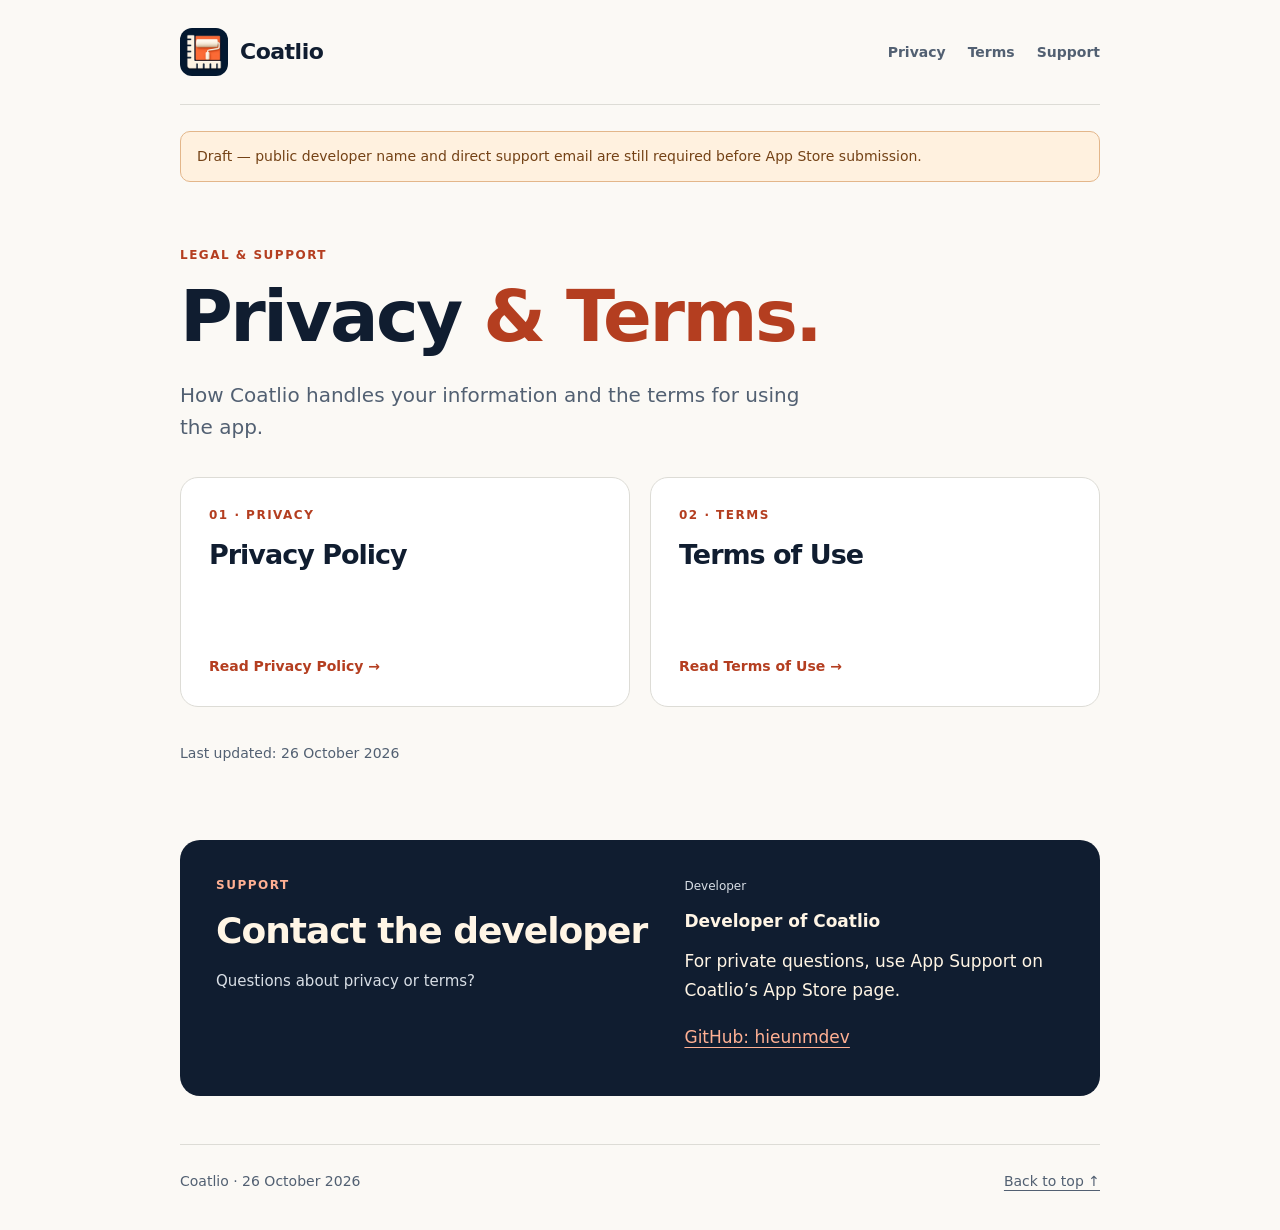
<file: index.html>
<!doctype html>
<html lang="en">
<head>
  <meta charset="utf-8"><meta name="viewport" content="width=device-width, initial-scale=1">
  <meta name="description" content="Coatlio privacy policy, terms of use and support."><meta name="theme-color" content="#101d30">
  <title>Privacy &amp; Terms — Coatlio</title><link rel="icon" href="icon.png" type="image/png"><link rel="stylesheet" href="styles.css">
</head>
<body>
  <a class="skip-link" href="#main">Skip to content</a>
  <header class="site-header wrap">
    <a class="brand" href="./"><img src="icon.png" width="48" height="48" alt=""><span>Coatlio</span></a>
    <nav aria-label="Page navigation"><a href="privacy.html">Privacy</a><a href="terms.html">Terms</a><a href="#support">Support</a></nav>
  </header>
  <main id="main" class="wrap"><aside class="draft-notice" role="note">Draft — public developer name and direct support email are still required before App Store submission.</aside><section class="hero" aria-labelledby="page-title"><p class="eyebrow">LEGAL &amp; SUPPORT</p>
  <h1 id="page-title">Privacy <span>&amp; Terms.</span></h1>
  <p class="lead">How Coatlio handles your information and the terms for using the app.</p>
  <div class="document-links"><a class="document-card" href="privacy.html"><span class="eyebrow">01 · PRIVACY</span><h2>Privacy Policy</h2><span>Read Privacy Policy →</span></a>
  <a class="document-card" href="terms.html"><span class="eyebrow">02 · TERMS</span><h2>Terms of Use</h2><span>Read Terms of Use →</span></a></div>
  <p class="updated">Last updated: <time datetime="2026-10-26">26 October 2026</time></p></section><section id="support" class="support-card" aria-labelledby="support-title">
      <div><p class="eyebrow">SUPPORT</p><h2 id="support-title">Contact the developer</h2>
      <p>Questions about privacy or terms?</p></div>
      <address><span class="contact-label">Developer</span><strong>Developer of Coatlio</strong><span>For private questions, use App Support on Coatlio’s App Store page.</span><a class="contact-email" href="https://github.com/hieunmdev">GitHub: hieunmdev</a></address>
    </section></main>
  <footer class="site-footer wrap"><span>Coatlio · <time datetime="2026-10-26">26 October 2026</time></span><a href="#main">Back to top ↑</a></footer>
</body>
</html>
</file>
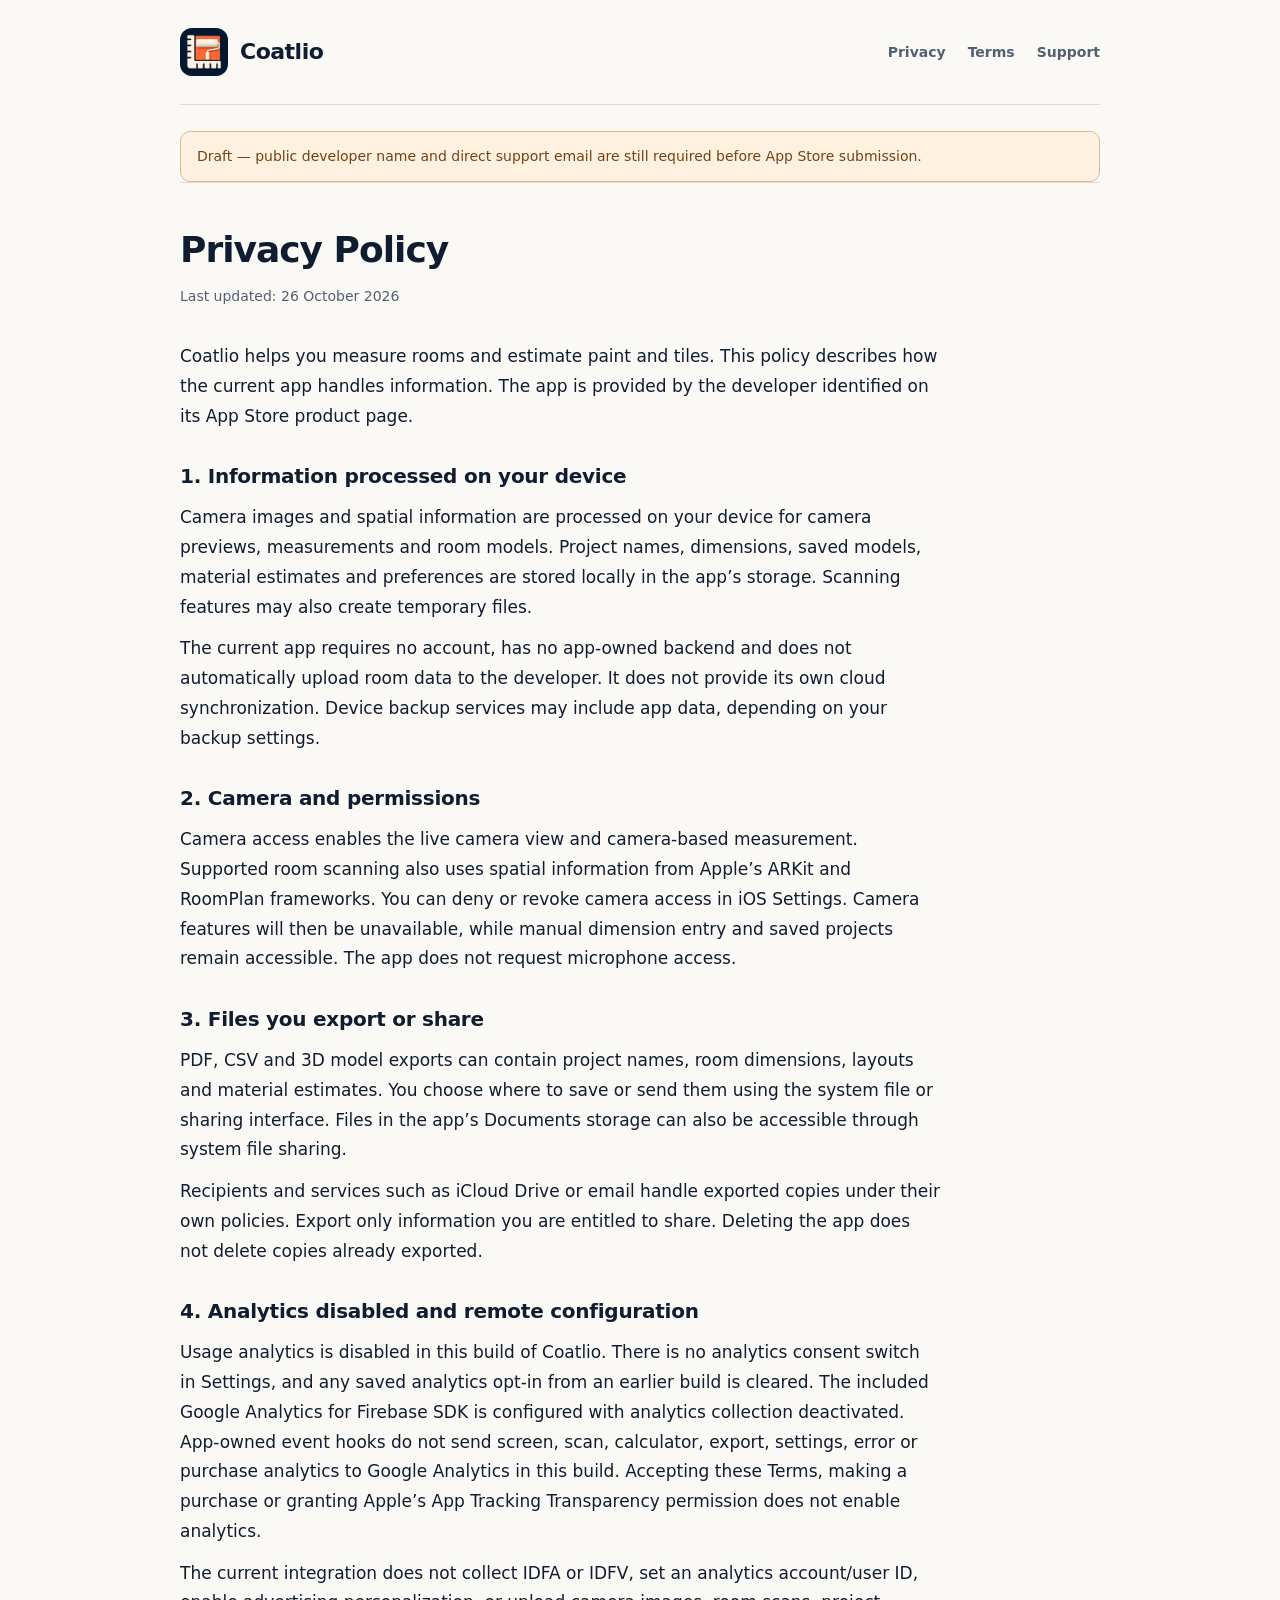
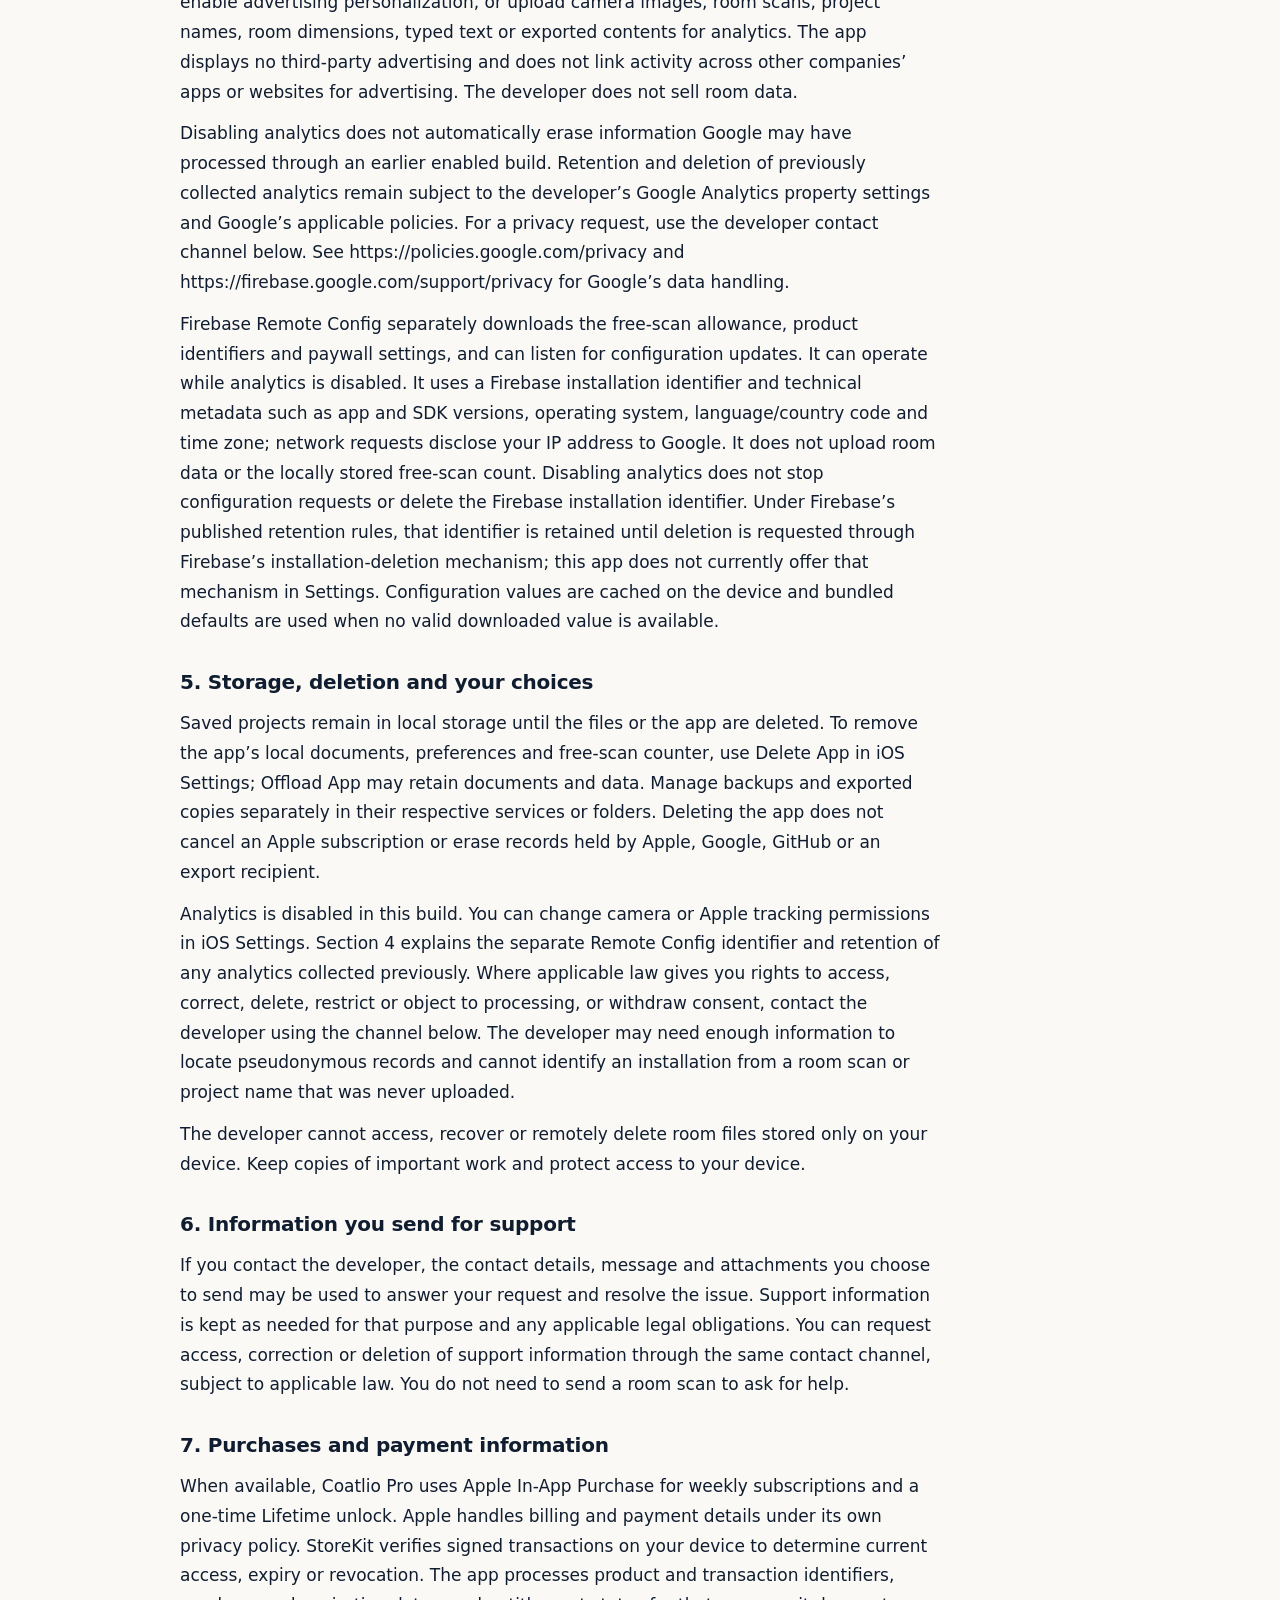
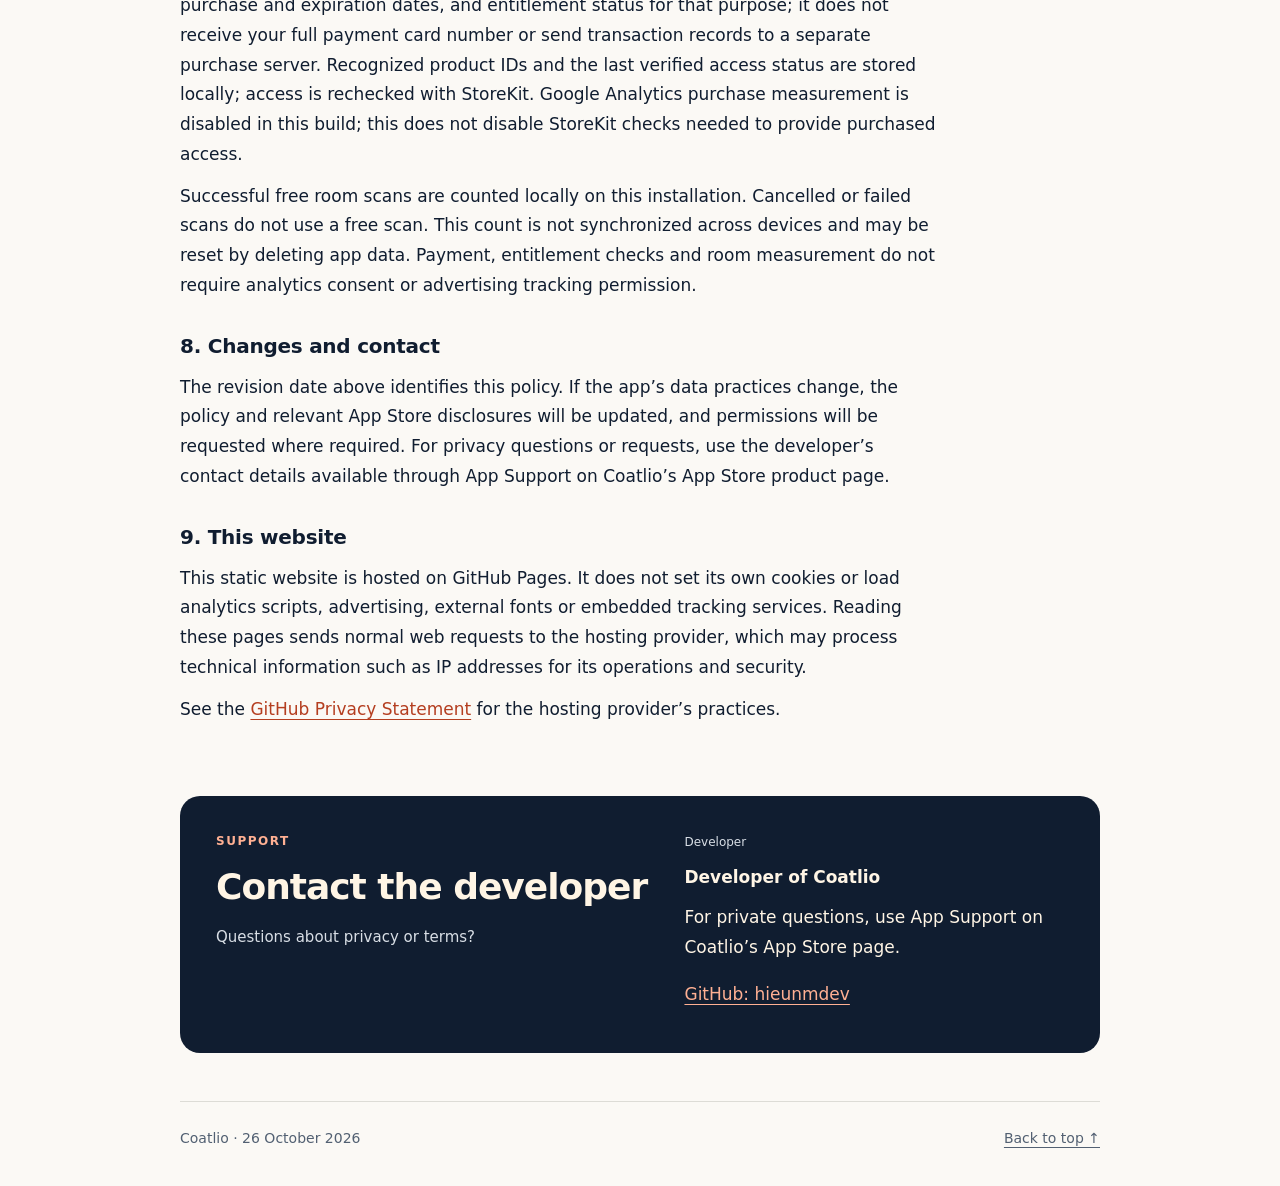
<file: privacy.html>
<!doctype html>
<html lang="en">
<head>
  <meta charset="utf-8"><meta name="viewport" content="width=device-width, initial-scale=1">
  <meta name="description" content="How Coatlio handles room data, disabled Firebase analytics, remote configuration, purchases and deletion."><meta name="theme-color" content="#101d30">
  <title>Privacy Policy — Coatlio</title><link rel="icon" href="icon.png" type="image/png"><link rel="stylesheet" href="styles.css">
</head>
<body>
  <a class="skip-link" href="#main">Skip to content</a>
  <header class="site-header wrap">
    <a class="brand" href="./"><img src="icon.png" width="48" height="48" alt=""><span>Coatlio</span></a>
    <nav aria-label="Page navigation"><a href="privacy.html">Privacy</a><a href="terms.html">Terms</a><a href="#support">Support</a></nav>
  </header>
  <main id="main" class="wrap"><aside class="draft-notice" role="note">Draft — public developer name and direct support email are still required before App Store submission.</aside><article id="english" class="policy" lang="en" aria-labelledby="english-title"><div class="section-heading"><h2 id="english-title">Privacy Policy</h2><p class="updated">Last updated: 26 October 2026</p></div><p>Coatlio helps you measure rooms and estimate paint and tiles. This policy describes how the current app handles information. The app is provided by the developer identified on its App Store product page.</p><section><h3>1. Information processed on your device</h3><p>Camera images and spatial information are processed on your device for camera previews, measurements and room models. Project names, dimensions, saved models, material estimates and preferences are stored locally in the app’s storage. Scanning features may also create temporary files.</p><p>The current app requires no account, has no app-owned backend and does not automatically upload room data to the developer. It does not provide its own cloud synchronization. Device backup services may include app data, depending on your backup settings.</p></section><section><h3>2. Camera and permissions</h3><p>Camera access enables the live camera view and camera-based measurement. Supported room scanning also uses spatial information from Apple’s ARKit and RoomPlan frameworks. You can deny or revoke camera access in iOS Settings. Camera features will then be unavailable, while manual dimension entry and saved projects remain accessible. The app does not request microphone access.</p></section><section><h3>3. Files you export or share</h3><p>PDF, CSV and 3D model exports can contain project names, room dimensions, layouts and material estimates. You choose where to save or send them using the system file or sharing interface. Files in the app’s Documents storage can also be accessible through system file sharing.</p><p>Recipients and services such as iCloud Drive or email handle exported copies under their own policies. Export only information you are entitled to share. Deleting the app does not delete copies already exported.</p></section><section><h3>4. Analytics disabled and remote configuration</h3><p>Usage analytics is disabled in this build of Coatlio. There is no analytics consent switch in Settings, and any saved analytics opt-in from an earlier build is cleared. The included Google Analytics for Firebase SDK is configured with analytics collection deactivated. App-owned event hooks do not send screen, scan, calculator, export, settings, error or purchase analytics to Google Analytics in this build. Accepting these Terms, making a purchase or granting Apple’s App Tracking Transparency permission does not enable analytics.</p><p>The current integration does not collect IDFA or IDFV, set an analytics account/user ID, enable advertising personalization, or upload camera images, room scans, project names, room dimensions, typed text or exported contents for analytics. The app displays no third-party advertising and does not link activity across other companies’ apps or websites for advertising. The developer does not sell room data.</p><p>Disabling analytics does not automatically erase information Google may have processed through an earlier enabled build. Retention and deletion of previously collected analytics remain subject to the developer’s Google Analytics property settings and Google’s applicable policies. For a privacy request, use the developer contact channel below. See https://policies.google.com/privacy and https://firebase.google.com/support/privacy for Google’s data handling.</p><p>Firebase Remote Config separately downloads the free-scan allowance, product identifiers and paywall settings, and can listen for configuration updates. It can operate while analytics is disabled. It uses a Firebase installation identifier and technical metadata such as app and SDK versions, operating system, language/country code and time zone; network requests disclose your IP address to Google. It does not upload room data or the locally stored free-scan count. Disabling analytics does not stop configuration requests or delete the Firebase installation identifier. Under Firebase’s published retention rules, that identifier is retained until deletion is requested through Firebase’s installation-deletion mechanism; this app does not currently offer that mechanism in Settings. Configuration values are cached on the device and bundled defaults are used when no valid downloaded value is available.</p></section><section><h3>5. Storage, deletion and your choices</h3><p>Saved projects remain in local storage until the files or the app are deleted. To remove the app’s local documents, preferences and free-scan counter, use Delete App in iOS Settings; Offload App may retain documents and data. Manage backups and exported copies separately in their respective services or folders. Deleting the app does not cancel an Apple subscription or erase records held by Apple, Google, GitHub or an export recipient.</p><p>Analytics is disabled in this build. You can change camera or Apple tracking permissions in iOS Settings. Section 4 explains the separate Remote Config identifier and retention of any analytics collected previously. Where applicable law gives you rights to access, correct, delete, restrict or object to processing, or withdraw consent, contact the developer using the channel below. The developer may need enough information to locate pseudonymous records and cannot identify an installation from a room scan or project name that was never uploaded.</p><p>The developer cannot access, recover or remotely delete room files stored only on your device. Keep copies of important work and protect access to your device.</p></section><section><h3>6. Information you send for support</h3><p>If you contact the developer, the contact details, message and attachments you choose to send may be used to answer your request and resolve the issue. Support information is kept as needed for that purpose and any applicable legal obligations. You can request access, correction or deletion of support information through the same contact channel, subject to applicable law. You do not need to send a room scan to ask for help.</p></section><section><h3>7. Purchases and payment information</h3><p>When available, Coatlio Pro uses Apple In-App Purchase for weekly subscriptions and a one-time Lifetime unlock. Apple handles billing and payment details under its own privacy policy. StoreKit verifies signed transactions on your device to determine current access, expiry or revocation. The app processes product and transaction identifiers, purchase and expiration dates, and entitlement status for that purpose; it does not receive your full payment card number or send transaction records to a separate purchase server. Recognized product IDs and the last verified access status are stored locally; access is rechecked with StoreKit. Google Analytics purchase measurement is disabled in this build; this does not disable StoreKit checks needed to provide purchased access.</p><p>Successful free room scans are counted locally on this installation. Cancelled or failed scans do not use a free scan. This count is not synchronized across devices and may be reset by deleting app data. Payment, entitlement checks and room measurement do not require analytics consent or advertising tracking permission.</p></section><section><h3>8. Changes and contact</h3><p>The revision date above identifies this policy. If the app’s data practices change, the policy and relevant App Store disclosures will be updated, and permissions will be requested where required. For privacy questions or requests, use the developer’s contact details available through App Support on Coatlio’s App Store product page.</p></section><section><h3>9. This website</h3><p>This static website is hosted on GitHub Pages. It does not set its own cookies or load analytics scripts, advertising, external fonts or embedded tracking services. Reading these pages sends normal web requests to the hosting provider, which may process technical information such as IP addresses for its operations and security.</p><p>See the <a href="https://docs.github.com/en/site-policy/privacy-policies/github-general-privacy-statement" rel="noreferrer">GitHub Privacy Statement</a> for the hosting provider’s practices.</p></section></article><section id="support" class="support-card" aria-labelledby="support-title">
      <div><p class="eyebrow">SUPPORT</p><h2 id="support-title">Contact the developer</h2>
      <p>Questions about privacy or terms?</p></div>
      <address><span class="contact-label">Developer</span><strong>Developer of Coatlio</strong><span>For private questions, use App Support on Coatlio’s App Store page.</span><a class="contact-email" href="https://github.com/hieunmdev">GitHub: hieunmdev</a></address>
    </section></main>
  <footer class="site-footer wrap"><span>Coatlio · <time datetime="2026-10-26">26 October 2026</time></span><a href="#main">Back to top ↑</a></footer>
</body>
</html>
</file>
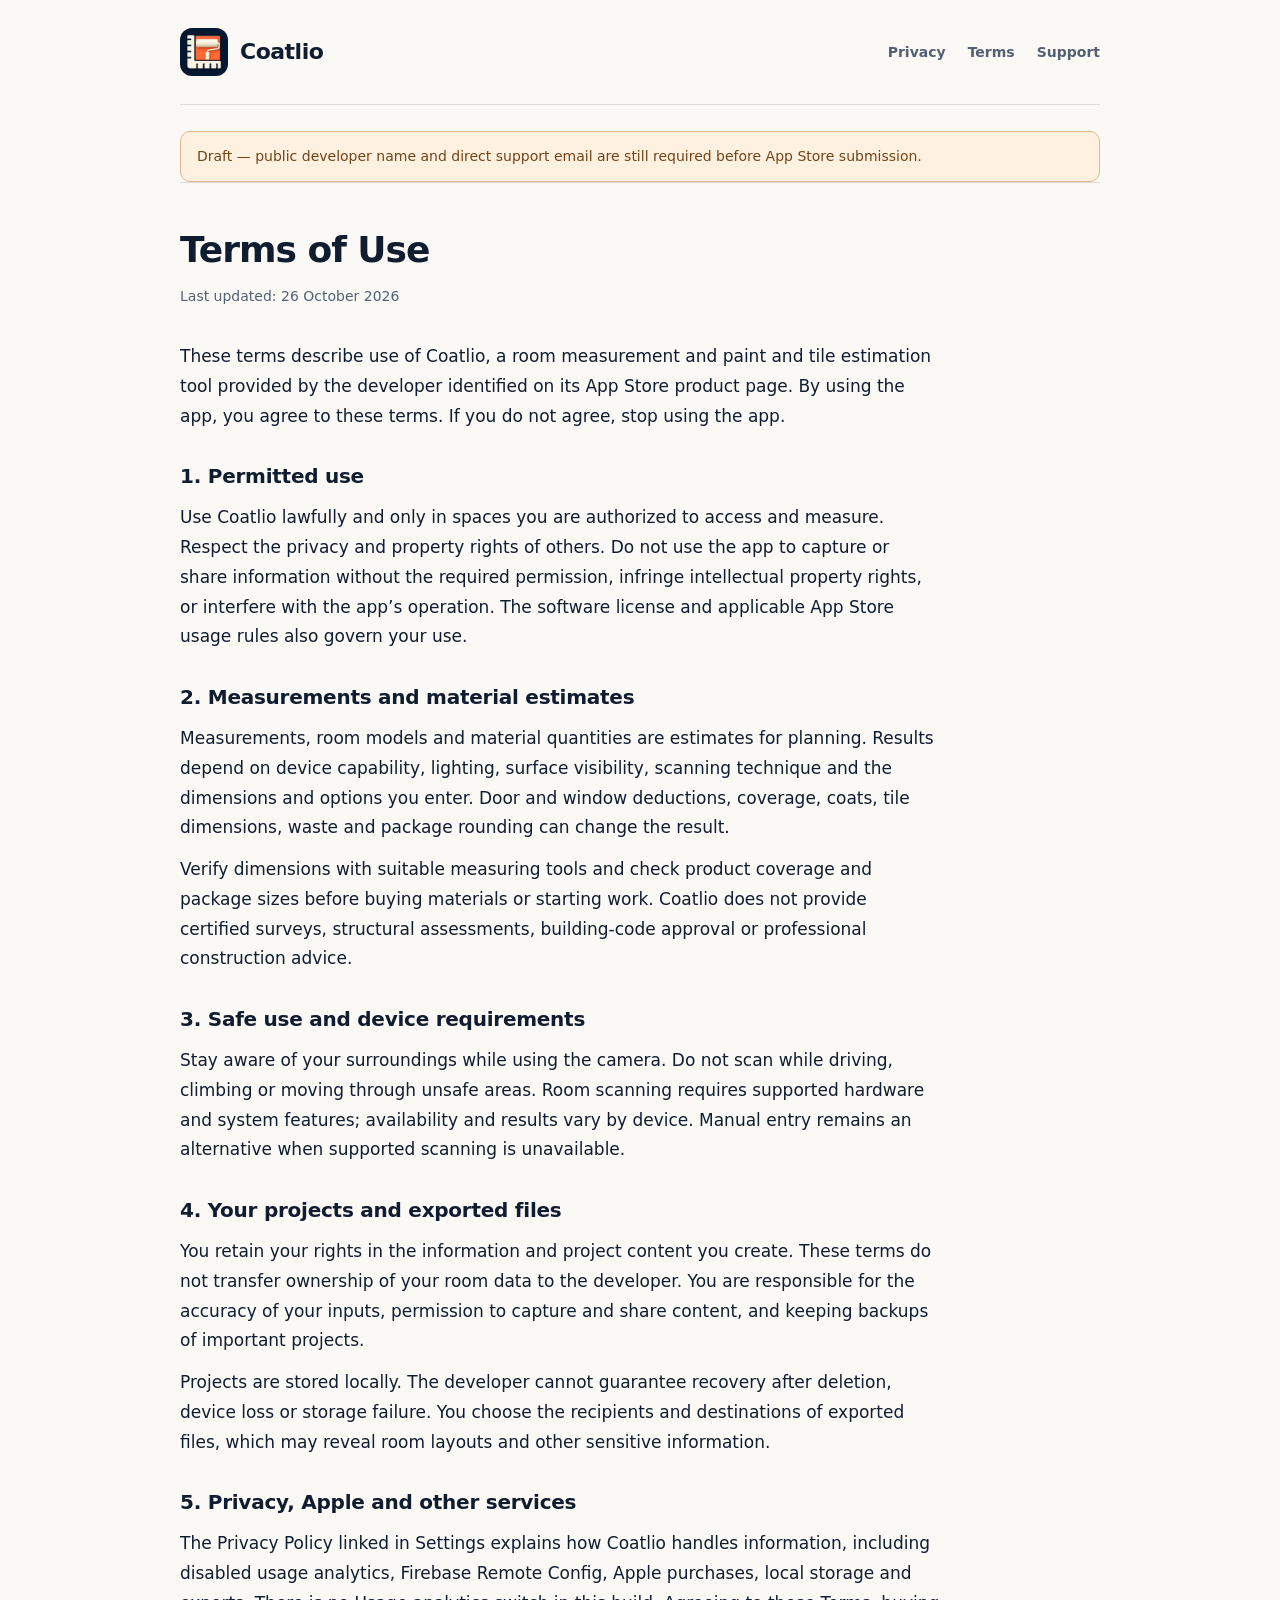
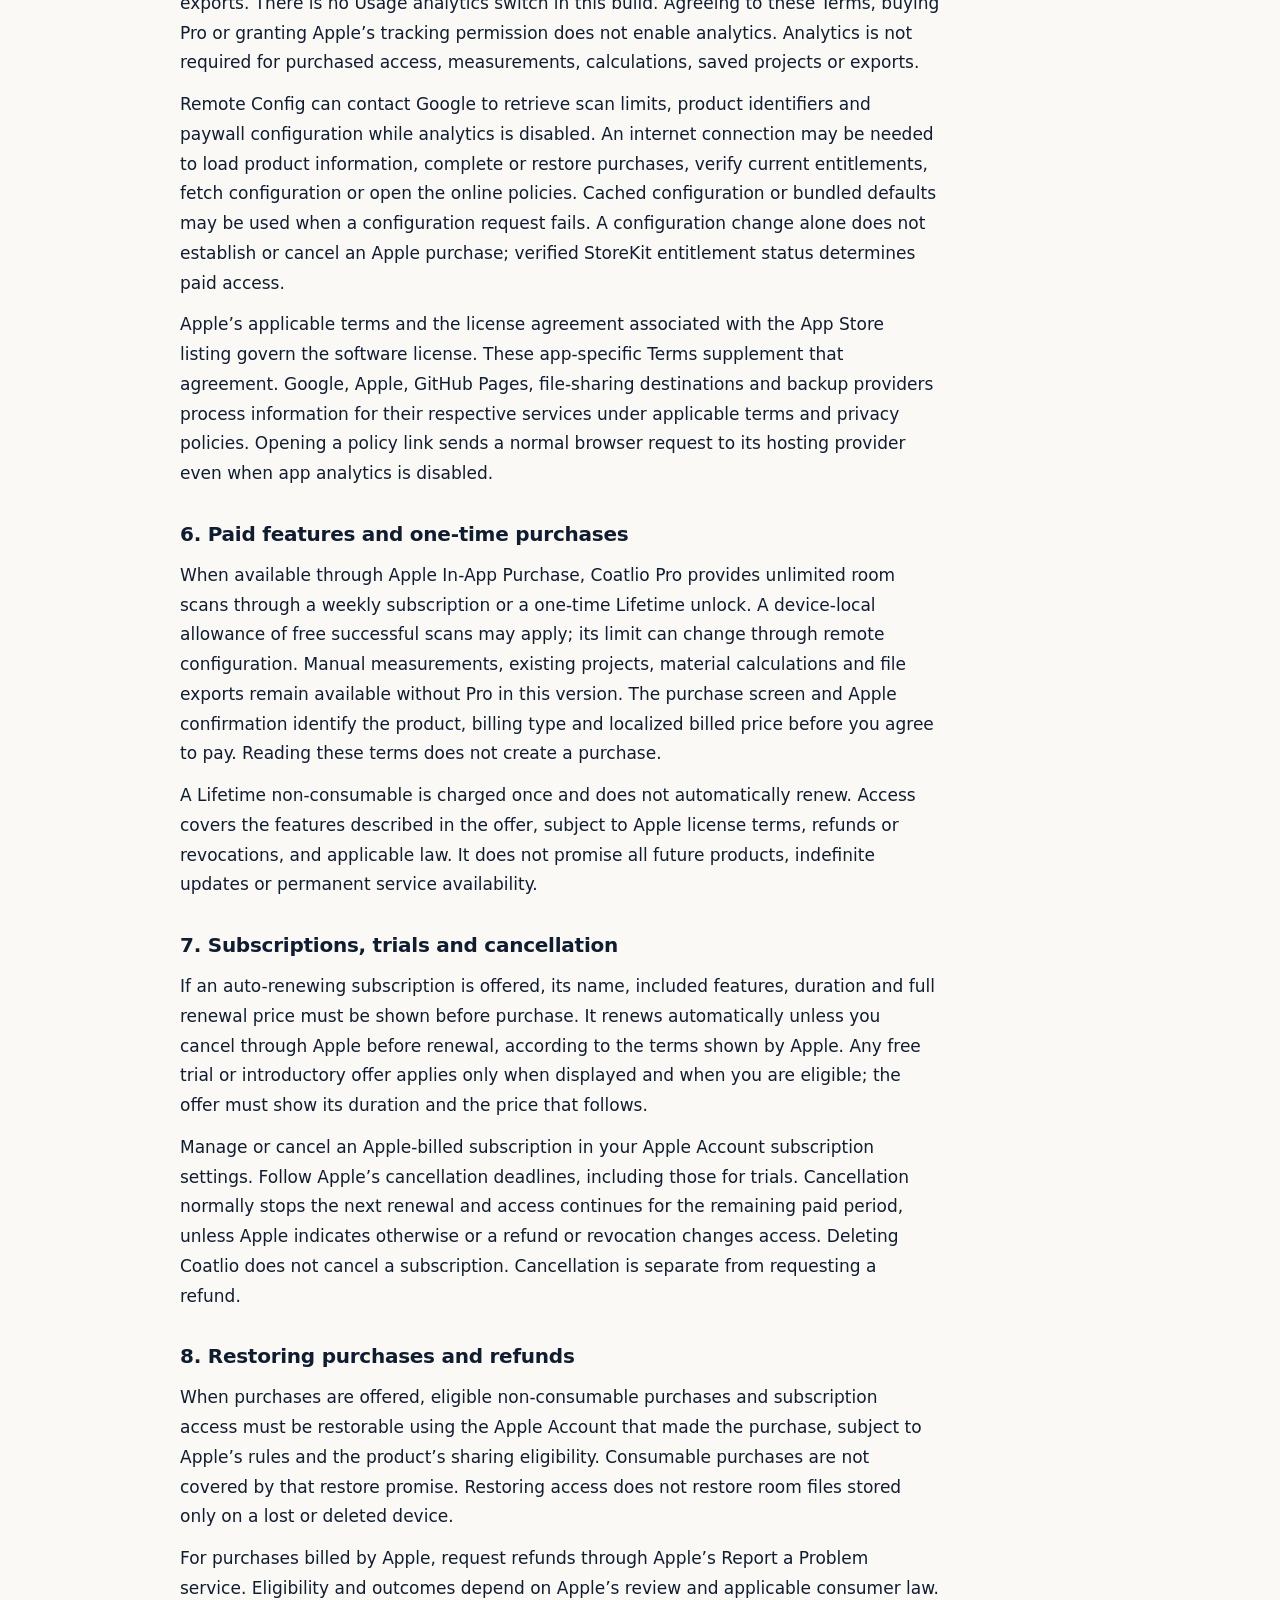
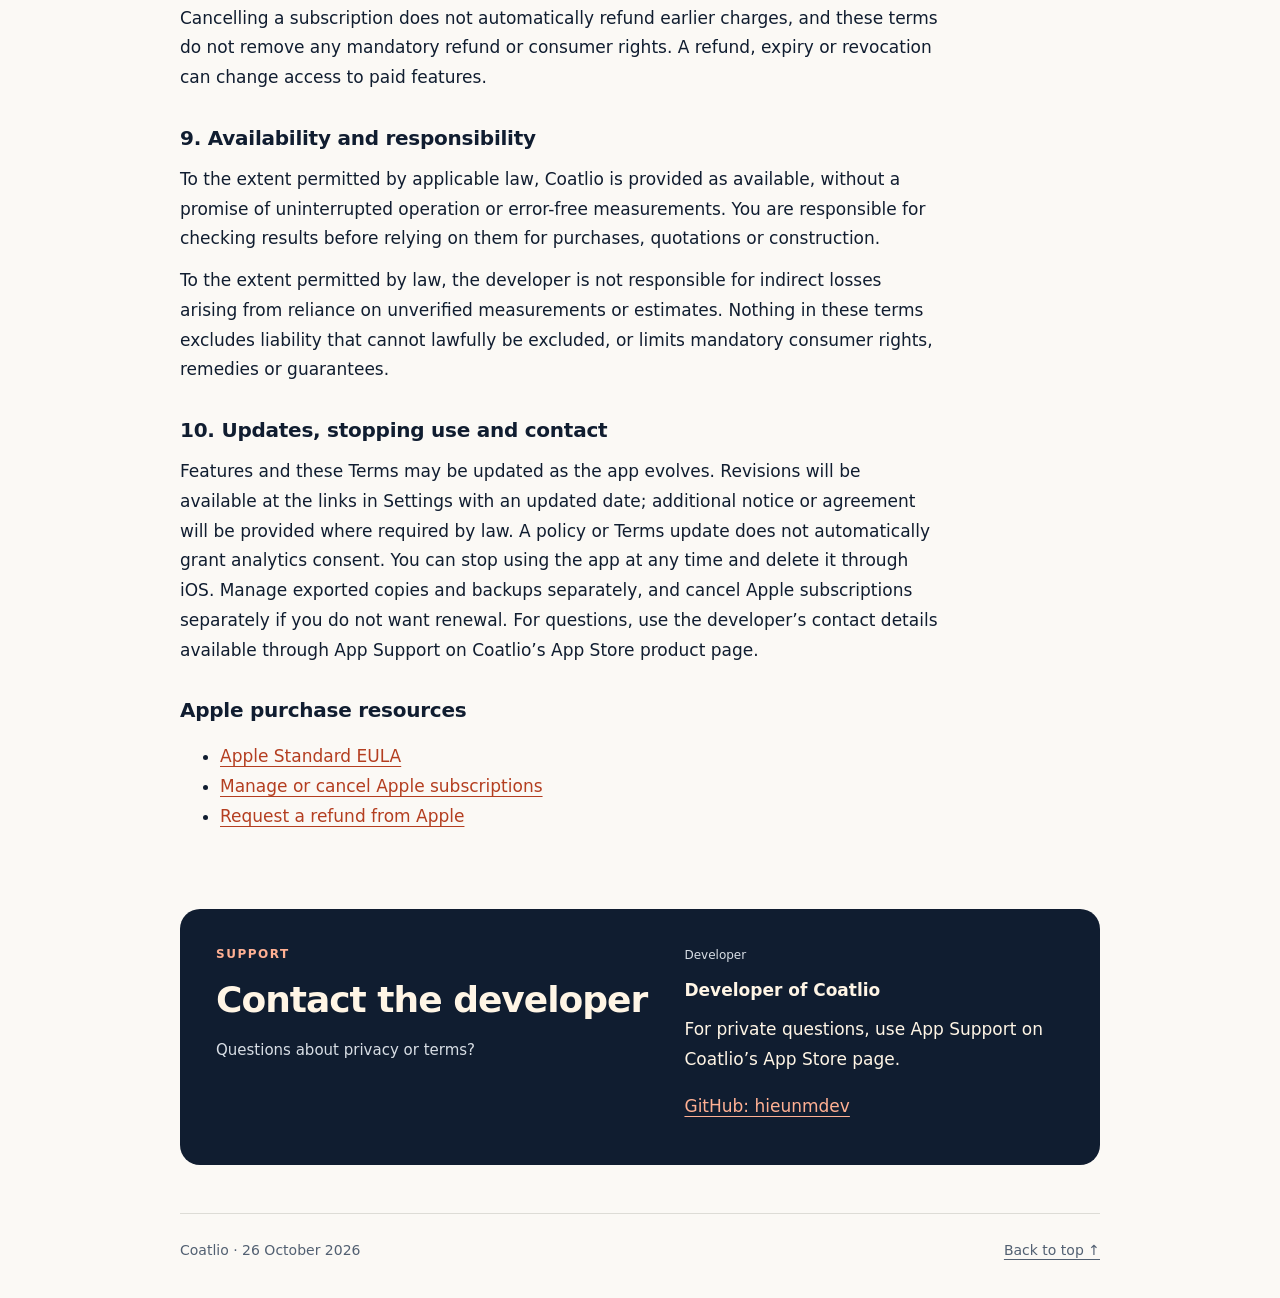
<file: terms.html>
<!doctype html>
<html lang="en">
<head>
  <meta charset="utf-8"><meta name="viewport" content="width=device-width, initial-scale=1">
  <meta name="description" content="Terms for using Coatlio room measurements and material estimates."><meta name="theme-color" content="#101d30">
  <title>Terms of Use — Coatlio</title><link rel="icon" href="icon.png" type="image/png"><link rel="stylesheet" href="styles.css">
</head>
<body>
  <a class="skip-link" href="#main">Skip to content</a>
  <header class="site-header wrap">
    <a class="brand" href="./"><img src="icon.png" width="48" height="48" alt=""><span>Coatlio</span></a>
    <nav aria-label="Page navigation"><a href="privacy.html">Privacy</a><a href="terms.html">Terms</a><a href="#support">Support</a></nav>
  </header>
  <main id="main" class="wrap"><aside class="draft-notice" role="note">Draft — public developer name and direct support email are still required before App Store submission.</aside><article id="english" class="policy" lang="en" aria-labelledby="english-title"><div class="section-heading"><h2 id="english-title">Terms of Use</h2><p class="updated">Last updated: 26 October 2026</p></div><p>These terms describe use of Coatlio, a room measurement and paint and tile estimation tool provided by the developer identified on its App Store product page. By using the app, you agree to these terms. If you do not agree, stop using the app.</p><section><h3>1. Permitted use</h3><p>Use Coatlio lawfully and only in spaces you are authorized to access and measure. Respect the privacy and property rights of others. Do not use the app to capture or share information without the required permission, infringe intellectual property rights, or interfere with the app’s operation. The software license and applicable App Store usage rules also govern your use.</p></section><section><h3>2. Measurements and material estimates</h3><p>Measurements, room models and material quantities are estimates for planning. Results depend on device capability, lighting, surface visibility, scanning technique and the dimensions and options you enter. Door and window deductions, coverage, coats, tile dimensions, waste and package rounding can change the result.</p><p>Verify dimensions with suitable measuring tools and check product coverage and package sizes before buying materials or starting work. Coatlio does not provide certified surveys, structural assessments, building-code approval or professional construction advice.</p></section><section><h3>3. Safe use and device requirements</h3><p>Stay aware of your surroundings while using the camera. Do not scan while driving, climbing or moving through unsafe areas. Room scanning requires supported hardware and system features; availability and results vary by device. Manual entry remains an alternative when supported scanning is unavailable.</p></section><section><h3>4. Your projects and exported files</h3><p>You retain your rights in the information and project content you create. These terms do not transfer ownership of your room data to the developer. You are responsible for the accuracy of your inputs, permission to capture and share content, and keeping backups of important projects.</p><p>Projects are stored locally. The developer cannot guarantee recovery after deletion, device loss or storage failure. You choose the recipients and destinations of exported files, which may reveal room layouts and other sensitive information.</p></section><section><h3>5. Privacy, Apple and other services</h3><p>The Privacy Policy linked in Settings explains how Coatlio handles information, including disabled usage analytics, Firebase Remote Config, Apple purchases, local storage and exports. There is no Usage analytics switch in this build. Agreeing to these Terms, buying Pro or granting Apple’s tracking permission does not enable analytics. Analytics is not required for purchased access, measurements, calculations, saved projects or exports.</p><p>Remote Config can contact Google to retrieve scan limits, product identifiers and paywall configuration while analytics is disabled. An internet connection may be needed to load product information, complete or restore purchases, verify current entitlements, fetch configuration or open the online policies. Cached configuration or bundled defaults may be used when a configuration request fails. A configuration change alone does not establish or cancel an Apple purchase; verified StoreKit entitlement status determines paid access.</p><p>Apple’s applicable terms and the license agreement associated with the App Store listing govern the software license. These app-specific Terms supplement that agreement. Google, Apple, GitHub Pages, file-sharing destinations and backup providers process information for their respective services under applicable terms and privacy policies. Opening a policy link sends a normal browser request to its hosting provider even when app analytics is disabled.</p></section><section><h3>6. Paid features and one-time purchases</h3><p>When available through Apple In-App Purchase, Coatlio Pro provides unlimited room scans through a weekly subscription or a one-time Lifetime unlock. A device-local allowance of free successful scans may apply; its limit can change through remote configuration. Manual measurements, existing projects, material calculations and file exports remain available without Pro in this version. The purchase screen and Apple confirmation identify the product, billing type and localized billed price before you agree to pay. Reading these terms does not create a purchase.</p><p>A Lifetime non-consumable is charged once and does not automatically renew. Access covers the features described in the offer, subject to Apple license terms, refunds or revocations, and applicable law. It does not promise all future products, indefinite updates or permanent service availability.</p></section><section><h3>7. Subscriptions, trials and cancellation</h3><p>If an auto-renewing subscription is offered, its name, included features, duration and full renewal price must be shown before purchase. It renews automatically unless you cancel through Apple before renewal, according to the terms shown by Apple. Any free trial or introductory offer applies only when displayed and when you are eligible; the offer must show its duration and the price that follows.</p><p>Manage or cancel an Apple-billed subscription in your Apple Account subscription settings. Follow Apple’s cancellation deadlines, including those for trials. Cancellation normally stops the next renewal and access continues for the remaining paid period, unless Apple indicates otherwise or a refund or revocation changes access. Deleting Coatlio does not cancel a subscription. Cancellation is separate from requesting a refund.</p></section><section><h3>8. Restoring purchases and refunds</h3><p>When purchases are offered, eligible non-consumable purchases and subscription access must be restorable using the Apple Account that made the purchase, subject to Apple’s rules and the product’s sharing eligibility. Consumable purchases are not covered by that restore promise. Restoring access does not restore room files stored only on a lost or deleted device.</p><p>For purchases billed by Apple, request refunds through Apple’s Report a Problem service. Eligibility and outcomes depend on Apple’s review and applicable consumer law. Cancelling a subscription does not automatically refund earlier charges, and these terms do not remove any mandatory refund or consumer rights. A refund, expiry or revocation can change access to paid features.</p></section><section><h3>9. Availability and responsibility</h3><p>To the extent permitted by applicable law, Coatlio is provided as available, without a promise of uninterrupted operation or error-free measurements. You are responsible for checking results before relying on them for purchases, quotations or construction.</p><p>To the extent permitted by law, the developer is not responsible for indirect losses arising from reliance on unverified measurements or estimates. Nothing in these terms excludes liability that cannot lawfully be excluded, or limits mandatory consumer rights, remedies or guarantees.</p></section><section><h3>10. Updates, stopping use and contact</h3><p>Features and these Terms may be updated as the app evolves. Revisions will be available at the links in Settings with an updated date; additional notice or agreement will be provided where required by law. A policy or Terms update does not automatically grant analytics consent. You can stop using the app at any time and delete it through iOS. Manage exported copies and backups separately, and cancel Apple subscriptions separately if you do not want renewal. For questions, use the developer’s contact details available through App Support on Coatlio’s App Store product page.</p></section><section><h3>Apple purchase resources</h3><ul><li><a href="https://www.apple.com/legal/internet-services/itunes/dev/stdeula/">Apple Standard EULA</a></li><li><a href="https://apps.apple.com/account/subscriptions">Manage or cancel Apple subscriptions</a></li><li><a href="https://reportaproblem.apple.com/">Request a refund from Apple</a></li></ul></section></article><section id="support" class="support-card" aria-labelledby="support-title">
      <div><p class="eyebrow">SUPPORT</p><h2 id="support-title">Contact the developer</h2>
      <p>Questions about privacy or terms?</p></div>
      <address><span class="contact-label">Developer</span><strong>Developer of Coatlio</strong><span>For private questions, use App Support on Coatlio’s App Store page.</span><a class="contact-email" href="https://github.com/hieunmdev">GitHub: hieunmdev</a></address>
    </section></main>
  <footer class="site-footer wrap"><span>Coatlio · <time datetime="2026-10-26">26 October 2026</time></span><a href="#main">Back to top ↑</a></footer>
</body>
</html>
</file>
<file: styles.css>
:root {
  color-scheme: light;
  --ink: #101d30;
  --muted: #526072;
  --paper: #fbf9f5;
  --coral: #b43e20;
  --line: #dddcd6;
  --cream: #fff5e5;
}
* { box-sizing: border-box; }
html { scroll-padding-top: 24px; }
body { margin: 0; color: var(--ink); background: var(--paper); font: 17px/1.75 system-ui, -apple-system, BlinkMacSystemFont, "Segoe UI", sans-serif; }
a { color: var(--coral); text-underline-offset: 4px; overflow-wrap: anywhere; }
a:hover { text-decoration-thickness: 2px; }
a:focus-visible { outline: 3px solid var(--coral); outline-offset: 5px; border-radius: 2px; }
.wrap { width: min(920px, calc(100% - 48px)); margin-inline: auto; }
.skip-link { position: absolute; left: 24px; top: -100px; padding: 10px 18px; background: white; z-index: 2; }
.skip-link:focus { top: 16px; }
.site-header { padding-block: 28px; display: flex; align-items: center; justify-content: space-between; gap: 24px; border-bottom: 1px solid var(--line); }
.brand { display: flex; gap: 12px; align-items: center; font-size: 22px; font-weight: 750; color: var(--ink); text-decoration: none; letter-spacing: -.5px; }
.brand img { display: block; border-radius: 12px; }
nav { display: flex; flex-wrap: wrap; gap: 8px 22px; font-size: 14px; font-weight: 600; }
nav a { display: inline-flex; align-items: center; min-height: 44px; color: var(--muted); text-decoration: none; }
nav a:hover { color: var(--coral); }
.draft-notice { margin-top: 26px; padding: 12px 16px; border: 1px solid #e3b68a; border-radius: 10px; background: #fff1df; color: #744216; font-size: 14px; }
.hero { padding-block: 64px 52px; }
.eyebrow { margin: 0 0 14px; color: var(--coral); font-size: 12px; font-weight: 750; line-height: 1.5; letter-spacing: 1.5px; }
h1 { margin: 0; font-size: clamp(44px, 7vw, 72px); line-height: 1.08; letter-spacing: -2.5px; font-weight: 750; }
h1 span { color: var(--coral); }
.lead { max-width: 620px; margin: 24px 0; color: var(--muted); font-size: 20px; line-height: 1.6; }
.highlights { display: flex; flex-wrap: wrap; gap: 8px; margin-block: 28px; }
.highlights span { padding: 7px 12px; border: 1px solid var(--line); border-radius: 8px; font-size: 13px; font-weight: 600; }
.updated { color: var(--muted); font-size: 14px; }
.document-links { display: grid; grid-template-columns: repeat(2, minmax(0, 1fr)); gap: 20px; margin-block: 34px; }
.document-card { display: flex; flex-direction: column; align-items: flex-start; min-height: 230px; padding: 28px; color: var(--ink); border: 1px solid var(--line); border-radius: 18px; background: white; text-decoration: none; }
.document-card:hover { border-color: var(--coral); }
.document-card h2 { font-size: 27px; }
.document-card p { margin: 12px 0 24px; color: var(--muted); }
.document-card > span:last-child { margin-top: auto; color: var(--coral); font-size: 14px; font-weight: 650; }
.policy { border-top: 1px solid var(--line); padding-block: 44px 52px; }
.section-heading { margin-bottom: 34px; }
h2 { margin: 0; font-size: clamp(28px, 4vw, 36px); line-height: 1.25; letter-spacing: -1px; }
h3 { margin: 30px 0 10px; font-size: 20px; font-weight: 700; letter-spacing: -.25px; line-height: 1.5; }
.policy p { max-width: 760px; margin-block: 12px; }
.support-card { margin: 8px 0 48px; padding: 36px; display: grid; grid-template-columns: 1.15fr 1fr; gap: 32px; border-radius: 20px; color: var(--cream); background: var(--ink); }
.support-card .eyebrow { color: #ffb093; }
.support-card p:not(.eyebrow) { margin-bottom: 0; font-size: 15px; color: #d8dee5; }
.support-card address { display: flex; flex-direction: column; justify-content: center; gap: 10px; font-style: normal; overflow-wrap: anywhere; }
.contact-label { color: #d8dee5; font-size: 12px; }
.contact-email { display: inline-flex; align-items: center; min-height: 44px; color: #ffb093; }
.site-footer { display: flex; flex-wrap: wrap; justify-content: space-between; gap: 16px; padding-block: 24px 36px; border-top: 1px solid var(--line); font-size: 14px; color: var(--muted); }
.site-footer a { color: var(--muted); }
@media (max-width: 600px) {
  .document-links { grid-template-columns: 1fr; }
  .wrap { width: calc(100% - 40px); }
  .site-header { align-items: flex-start; gap: 14px; flex-direction: column; padding-block: 22px 16px; }
  nav { gap: 8px 24px; }
  .hero { padding-block: 44px 32px; }
  h1 { letter-spacing: -1.7px; }
  .lead { font-size: 18px; }
  .policy { padding-block: 34px 40px; }
  .support-card { grid-template-columns: 1fr; padding: 26px 22px; gap: 24px; border-radius: 16px; }
}
@media print {
  body { background: white; font-size: 11pt; }
  .wrap { width: 100%; }
  .site-header nav, .skip-link, .site-footer, .highlights { display: none; }
  .hero { padding-block: 20px; }
  h1 { font-size: 30pt; }
  .support-card { display: block; background: white; color: black; border: 1px solid #bbb; padding: 18px; }
  .support-card p, .support-card .eyebrow, .contact-label, .contact-email { color: black !important; }
}
</file>
